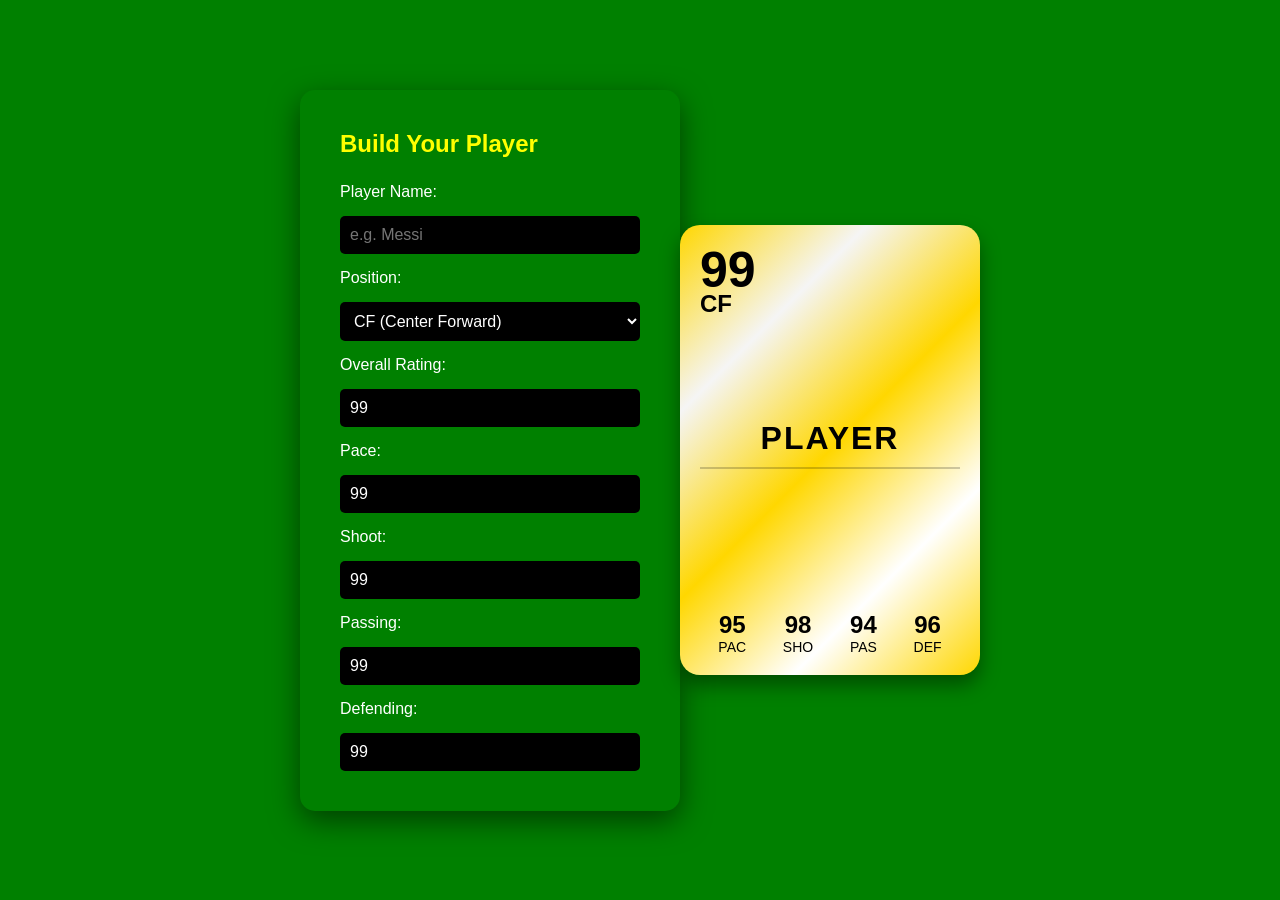
<file: football-portfolio/index.html>
<!DOCTYPE html>
<html lang="en">
<head>
    <meta charset="UTF-8">
    <meta name="viewport" content="width=device-width, initial-scale=1.0">
    <title>Football Player Card Generator</title>
</head>
<body>
    <div class="main-container">

        <div class="controls">
            <h2>Build Your Player</h2>

            <label for="nameInput">Player Name:</label>
            <input type="text" id="nameInput" placeholder="e.g. Messi" maxlength="15">

            <label for="posInput">Position:</label>
            <select id="posInput">
                <option value="CF">CF (Center Forward)</option>
                <option value="CMF">CMF (Central Midfielder)</option>
                <option value="CB">CB (Center Back)</option>
                <option value="GK">GK (Goal Keeper)</option>
            </select>

            <label for="ovrInput">Overall Rating:</label>
            <input type="number" id="ovrInput" value="99" min="1" max="99">
            
            <label for="paceInput">Pace:</label>
            <input type="number" id="paceInput" value="99" min="1" max="99">

            <label for="shootInput">Shoot:</label>
            <input type="number" id="shootInput" value="99" min="1" max="99">

            <label for="passInput">Passing:</label>
            <input type="number" id="passInput" value="99" min="1" max="99">

            <label for="defInput">Defending:</label>
            <input type="number" id="defInput" value="99" min="1"  max="99">
        </div>
    </div>

    <div class="card-container">
        <div class="player-card">

            <div class="card-top">
                <div class="rating-box">
                    <h1 id="cardOvr">99</h1>
                    <h3 id="cardPos">CF</h3>
                </div>
            </div>

    <div class="card-middle">
        <h2 id="cardName">PLAYER</h2>
    </div>

    <div class="card-bottom">
        <div class="stat">
        <span class="stat-val" id="cardPace">95</span>
        <span class="stat-label">PAC</span>
        </div>

        <div class="stat">
            <span class="stat-val" id="cardShoot">98</span>
            <span class="stat-label">SHO</span>
        </div>

        <div class="stat">
            <span class="stat-val" id="cardPass">94</span>
            <spam class="stat-label">PAS</spam>

        </div>

        <div class="stat">
            <span class="stat-val" id="cardDef">96</span>
            <span class="stat-label">DEF</span>
        </div>
    </div>
</body>

<style>
    * {
        box-sizing: border-box;
        margin: 0;
        padding: 0;
        font-family: 'Segoe UI', Tahoma, Geneva, Verdana, sans-serif;

    }

    body {
        background-color: green;
        color: white;
        display: flex;
        justify-content: center;
        align-items: center;
        min-height: 100vh;
    }

    .main-container {
        display: flex;
        gap: 200px;
        background-color: green;
        padding: 40px;
        border-radius: 15px;
        box-shadow: 0 10px 30px rgba(0, 0, 0, 0.5);

    }

    .controls {
        display: flex;
        flex-direction: column;
        gap: 15px;
        width: 300px;
    }

    .controls h2 {
        margin-bottom: 10px;
        color: yellow;
    }

    input, select {
        padding: 10px;
        border: none;
        border-radius: 5px;
        font-size: 16px;
        background-color: black;
        color: white;
    }

    .player-card {
        width: 300px;
        height: 450px;
        background: linear-gradient(135deg, gold, whitesmoke, gold, white, gold);
        border-radius: 20px;
        padding: 20px;
        display: flex;
        flex-direction: column;
        justify-content: space-between;
        box-shadow: 0 10px 20px rgba(0, 0, 0, 0.4);
        color: black;
    }

    .card-top {
        display: flex;
        justify-content: flex-start;
    }

    .rating-box h1 {
        font-size: 50px;
        line-height: 1;
    }

    .rating-box h3 {
        font-size: 24px;
        margin-top: -5px;
    }

    .card-middle {
        text-align: center;
        border-bottom: 2px solid rgba(0, 0, 0, 0.2);
        padding-bottom: 10px;
    }

    .card-middle h2 {
        font-size: 32px;
        text-transform: uppercase;
        letter-spacing: 2px;
    }

    .card-bottom {
        display: flex;
        justify-content: space-around;
        padding-top: 40px;
    }

    .stat {
        display: flex;
        flex-direction: column;
        align-items: center;
    }

    .stat-val {
        font-size: 24px;
        font-weight: bold;
    }

    .stat-label {
        font-size: 14px;
        color: black;
    }
</style>
<script>
    const nameInput = document.getElementById('nameInput');
    const posInput = document.getElementById('posInput');
    const ovrInput = document.getElementById('ovrInput');
    const paceInput = document.getElementById('paceInput');
    const shootInput = document.getElementById('shootInput');
    const passInput = document.getElementById('passInput');
    const defInput = document.getElementById('defInput');

    const cardName = document.getElementById('cardName');
    const cardPos = document.getElementById('cardPos');
    const cardOvr = document.getElementById('cardOvr');
    const cardPace = document.getElementById('cardPace');
    const cardShoot = document.getElementById('cardShoot');
    const cardPass = document.getElementById('cardPass');
    const cardDef = document.getElementById('cardDef')

    function updateCard() {
        cardName.innerText = nameInput.value || "PLAYER";
        cardPos.innerText = posInput.value;
        cardOvr.innerText = ovrInput.value || "0";
        cardPace.innerText = paceInput.value || "0";
        cardShoot.innerText = shootInput.value || "0";
        cardPass.innerText = passInput.value || "0";
        cardDef.innerText = defInput.value || "0";
    }

    nameInput.addEventListener('input', updateCard);
    posInput.addEventListener('input', updateCard);
    ovrInput.addEventListener('input', updateCard);
    paceInput.addEventListener('input', updateCard);
    shootInput.addEventListener('input', updateCard);
    passInput.addEventListener('input', updateCard);
    defInput.addEventListener('input', updateCard)
</script>


</html>
</file>
